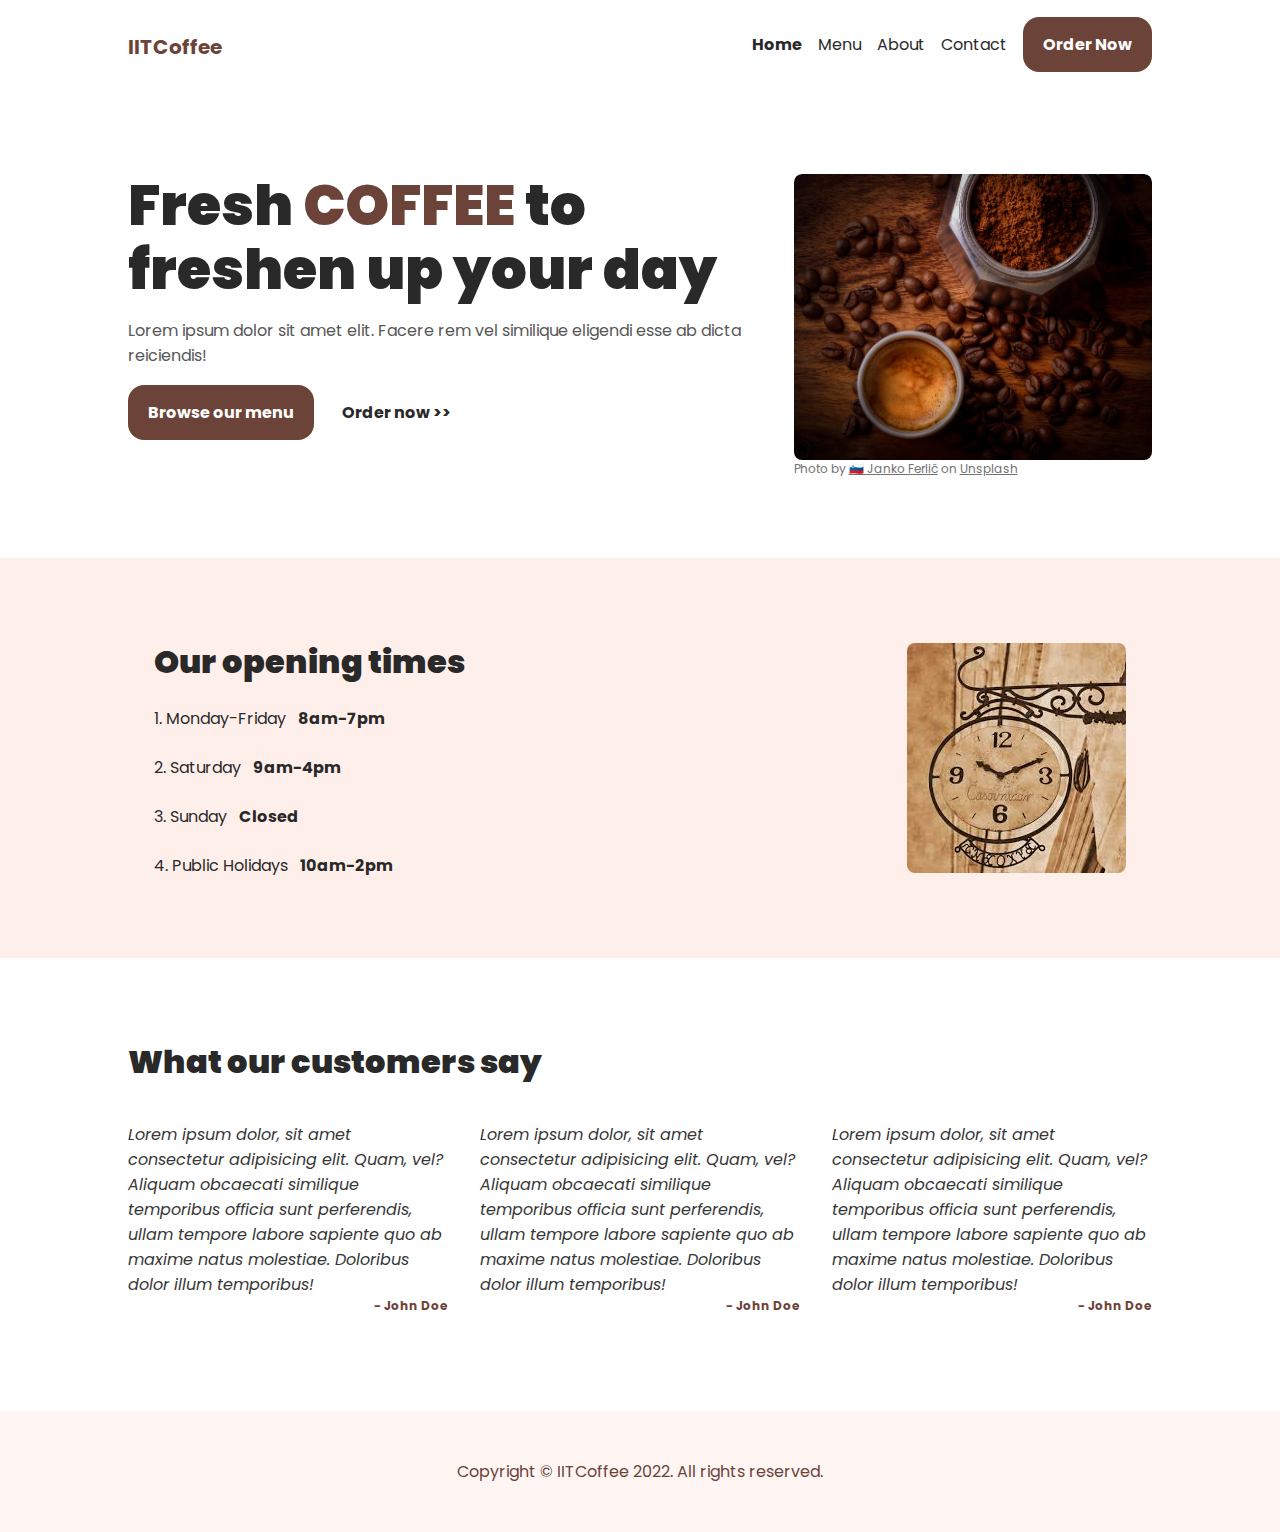
<file: final/index.html>
<!DOCTYPE html>
<html lang="en">
	<head>
		<meta charset="UTF-8" />
		<meta http-equiv="X-UA-Compatible" content="IE=edge" />
		<meta name="viewport" content="width=device-width, initial-scale=1.0" />
		<link rel="preconnect" href="https://fonts.googleapis.com" />
		<link rel="preconnect" href="https://fonts.gstatic.com" crossorigin />
		<link
			href="https://fonts.googleapis.com/css2?family=Poppins:ital,wght@0,400;0,700;0,900;1,400&display=swap"
			rel="stylesheet"
		/>
		<link rel="stylesheet" href="style.css" />

		<style>
			.landing {
				padding-top: 5rem;
				padding-bottom: 5rem;
				display: flex;
				justify-content: space-between;
				align-items: center;
			}

			.landing__text {
				width: 60%;
				margin-right: 1rem;
			}

			.landing__heading {
				font-size: 3.5rem;
				line-height: 4rem;
				margin-bottom: 1rem;
				font-weight: 900;
			}

			.landing__sub {
				margin-bottom: 2rem;
				color: #575757;
			}

			.landing__image {
				width: 35%;
				border-radius: 0.5rem;
				overflow: hidden;
			}

			.landing__image > img {
				border-radius: 0.5rem;
				display: block;
				width: 100%;
			}

			#opening {
				padding: 5rem 2rem;
				background-color: #ffefeb;
			}

			.opening-hours {
				list-style-position: inside;
			}

			.opening-hours > li:not(:last-of-type) {
				margin-bottom: 1.5rem;
			}

			.testimonials {
				padding-top: 5rem;
				padding-bottom: 5rem;
			}

			.testimonial__list {
				display: flex;
			}

			.testimonial {
				padding: 1rem;
				color: #373737;
			}

			.testimonial:first-of-type {
				padding-left: 0;
			}

			.testimonial:last-of-type {
				padding-right: 0;
			}

			.testimonial__text {
				font-style: italic;
			}

			.testimonial__author {
				font-size: 0.75rem;
				font-weight: bold;
				text-align: right;
				color: #6c4338;
			}
		</style>

		<title>IITCoffee | Home</title>
	</head>

	<body>
		<nav class="navbar">
			<div class="container container--flex">
				<a href="index.html" class="navbar__logo">IITCoffee</a>

				<ul class="navbar__nav">
					<li class="navbar__item">
						<a class="navbar__link navbar__link--active" href="index.html"
							>Home</a
						>
					</li>
					<li class="navbar__item">
						<a class="navbar__link" href="pages/menu.html">Menu</a>
					</li>
					<li class="navbar__item">
						<a class="navbar__link" href="pages/about.html">About</a>
					</li>
					<li class="navbar__item">
						<a class="navbar__link" href="pages/contact.html">Contact</a>
					</li>
					<li class="navbar__item">
						<a class="navbar__link btn btn--primary" href="#">Order Now</a>
					</li>
				</ul>
			</div>
		</nav>

		<header class="landing">
			<div class="container container--flex">
				<div class="landing__text">
					<h1 class="landing__heading">
						Fresh
						<span style="text-transform: uppercase; color: #6c4338"
							>coffee</span
						>
						to freshen up your day
					</h1>
					<p class="landing__sub">
						Lorem ipsum dolor sit amet elit. Facere rem vel similique eligendi
						esse ab dicta reiciendis!
					</p>

					<a href="pages/menu.html" class="btn btn--cta">Browse our menu</a
					>&nbsp;
					<a href="#" class="btn btn--secondary">Order now >></a>
				</div>

				<div class="landing__image">
					<img src="images/landing.jpg" alt="Coffee" />
					<p class="attribution">
						Photo by
						<a
							href="https://unsplash.com/@itfeelslikefilm?utm_source=unsplash&utm_medium=referral&utm_content=creditCopyText"
							>🇸🇮 Janko Ferlič</a
						>
						on
						<a
							href="https://unsplash.com/s/photos/coffee?utm_source=unsplash&utm_medium=referral&utm_content=creditCopyText"
							>Unsplash</a
						>
					</p>
				</div>
			</div>
		</header>

		<main>
			<section id="opening">
				<div class="container container--flex" style="align-items: center">
					<div>
						<h2 class="section-heading">Our opening times</h2>
						<ol class="opening-hours">
							<li>Monday-Friday&nbsp;&nbsp;&nbsp;<strong>8am-7pm</strong></li>
							<li>Saturday&nbsp;&nbsp;&nbsp;<strong>9am-4pm</strong></li>
							<li>Sunday&nbsp;&nbsp;&nbsp;<strong>Closed</strong></li>
							<li>
								Public Holidays&nbsp;&nbsp;&nbsp;<strong>10am-2pm</strong>
							</li>
						</ol>
					</div>

					<div>
						<img
							src="images/opening.jpg"
							alt="Clock"
							style="border-radius: 0.5rem"
						/>
					</div>
				</div>
			</section>

			<section class="testimonials">
				<div class="container">
					<h2 class="section-heading">What our customers say</h2>

					<div class="testimonial__list">
						<div class="testimonial">
							<blockquote class="testimonial__text">
								Lorem ipsum dolor, sit amet consectetur adipisicing elit. Quam,
								vel? Aliquam obcaecati similique temporibus officia sunt
								perferendis, ullam tempore labore sapiente quo ab maxime natus
								molestiae. Doloribus dolor illum temporibus!
							</blockquote>
							<p class="testimonial__author">- John Doe</p>
						</div>

						<div class="testimonial">
							<blockquote class="testimonial__text">
								Lorem ipsum dolor, sit amet consectetur adipisicing elit. Quam,
								vel? Aliquam obcaecati similique temporibus officia sunt
								perferendis, ullam tempore labore sapiente quo ab maxime natus
								molestiae. Doloribus dolor illum temporibus!
							</blockquote>
							<p class="testimonial__author">- John Doe</p>
						</div>

						<div class="testimonial">
							<blockquote class="testimonial__text">
								Lorem ipsum dolor, sit amet consectetur adipisicing elit. Quam,
								vel? Aliquam obcaecati similique temporibus officia sunt
								perferendis, ullam tempore labore sapiente quo ab maxime natus
								molestiae. Doloribus dolor illum temporibus!
							</blockquote>
							<p class="testimonial__author">- John Doe</p>
						</div>
					</div>
				</div>
			</section>
		</main>

		<footer>
			<div class="container">
				<p>Copyright &copy; IITCoffee 2022. All rights reserved.</p>
			</div>
		</footer>
	</body>
</html>
</file>
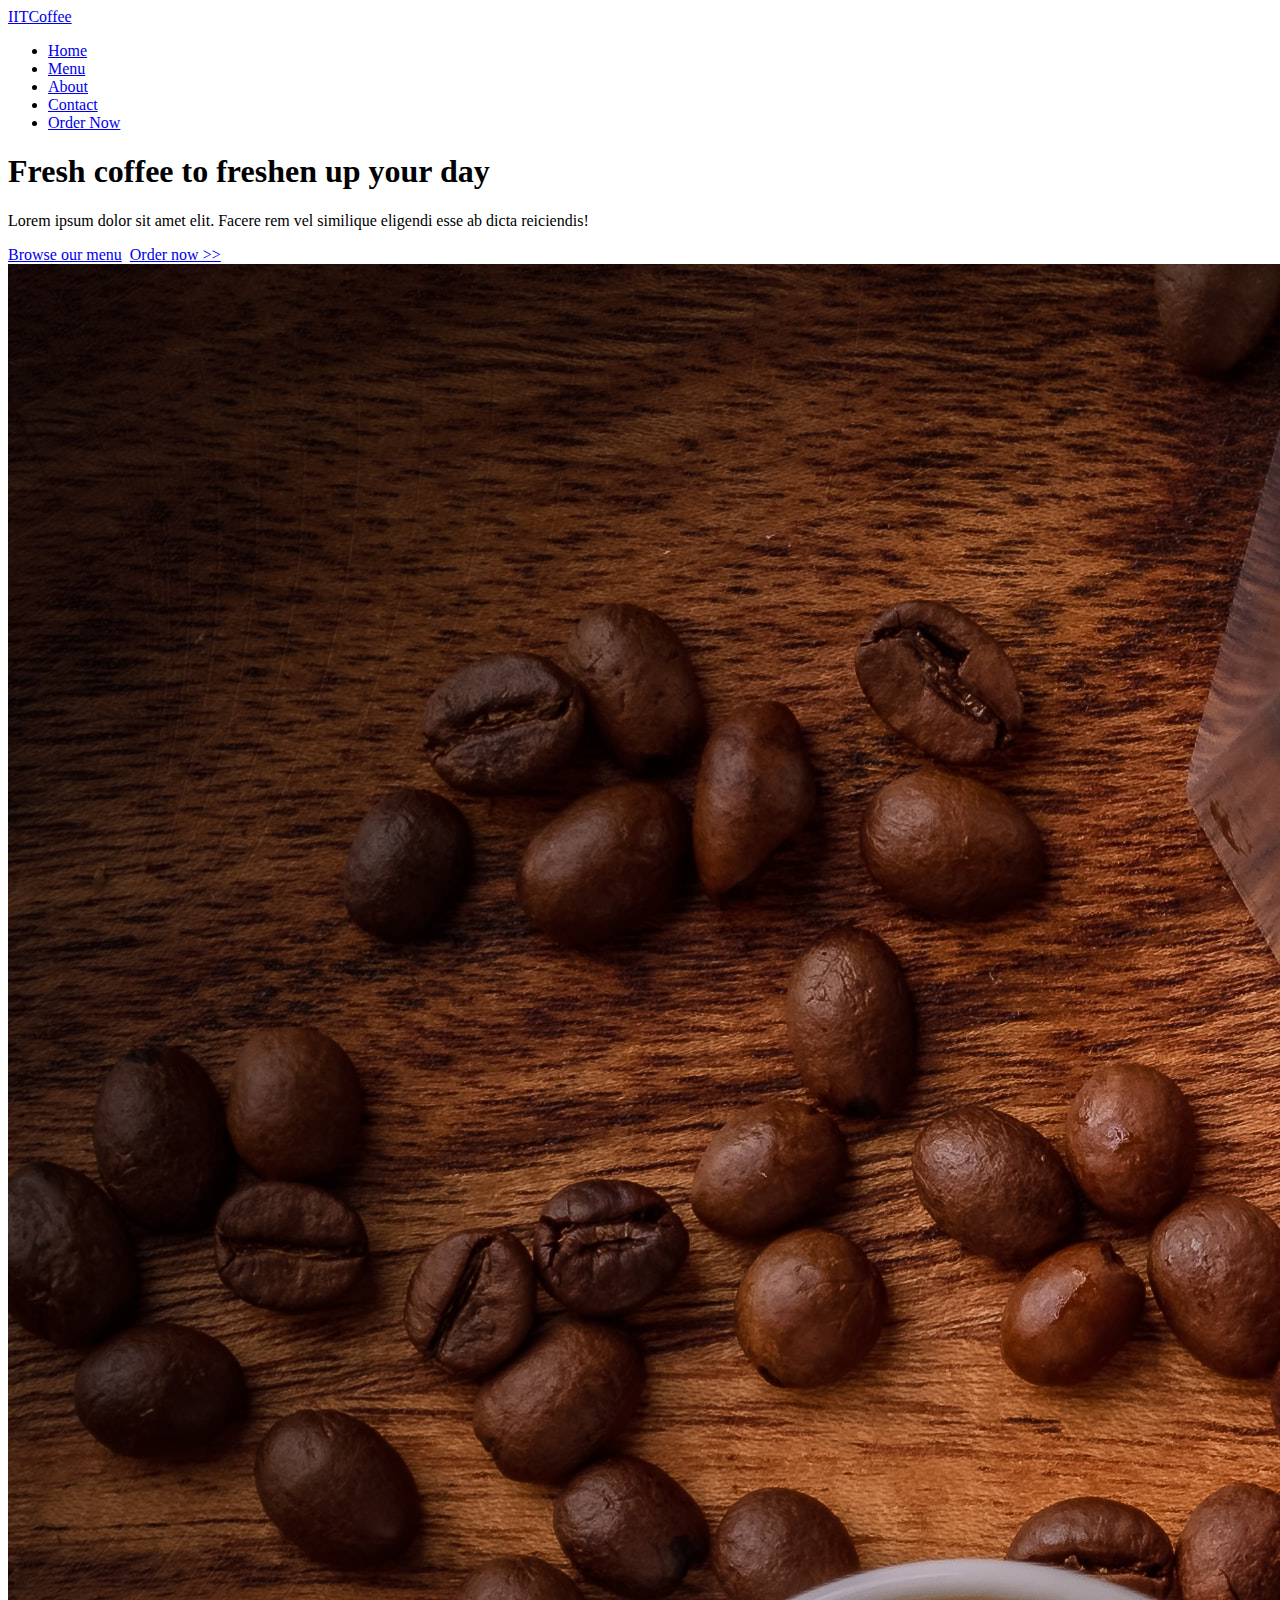
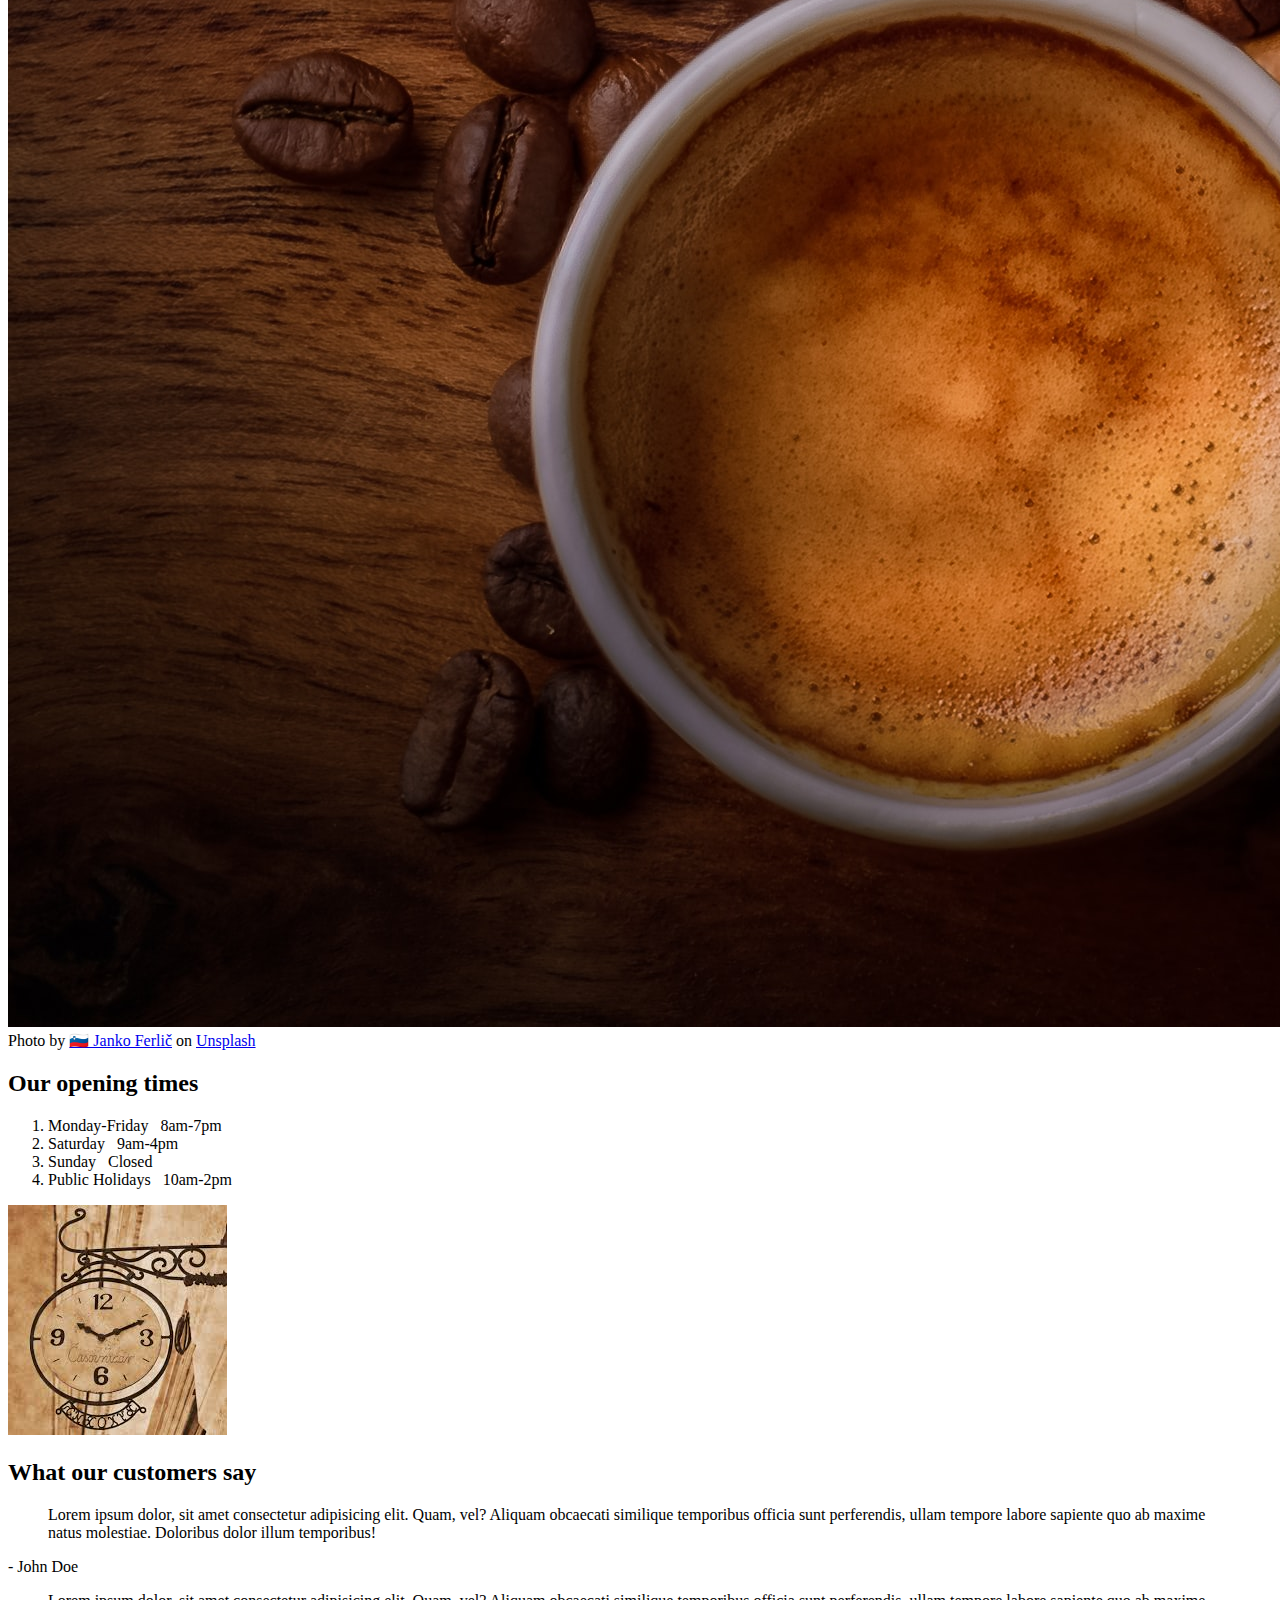
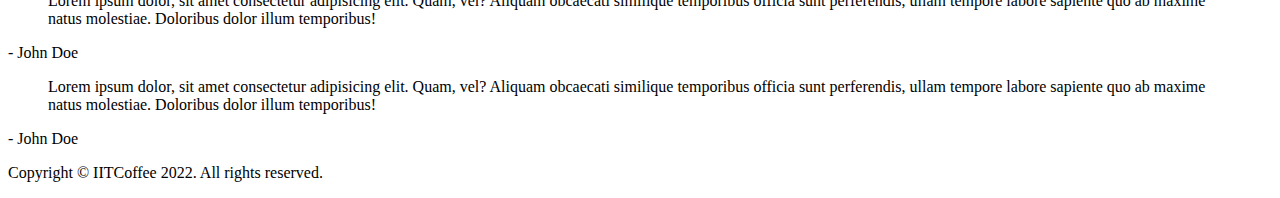
<file: starter/index.html>
<!DOCTYPE html>
<html lang="en">
	<head>
		<meta charset="UTF-8" />
		<meta http-equiv="X-UA-Compatible" content="IE=edge" />
		<meta name="viewport" content="width=device-width, initial-scale=1.0" />
		<title>IITCoffee | Home</title>
	</head>
	<body>
		<nav>
			<a href="index.html">IITCoffee</a>
			<ul>
				<li><a href="index.html">Home</a></li>
				<li><a href="pages/menu.html">Menu</a></li>
				<li><a href="pages/about.html">About</a></li>
				<li><a href="pages/contact.html">Contact</a></li>
				<li><a href="#">Order Now</a></li>
			</ul>
		</nav>

		<header>
			<div>
				<h1>Fresh coffee to freshen up your day</h1>
				<p>
					Lorem ipsum dolor sit amet elit. Facere rem vel similique eligendi
					esse ab dicta reiciendis!
				</p>
				<a href="#">Browse our menu</a>&nbsp;
				<a href="#">Order now >></a>
			</div>

			<div>
				<img src="images/landing.jpg" alt="Coffee" />
				Photo by
				<a
					href="https://unsplash.com/@itfeelslikefilm?utm_source=unsplash&utm_medium=referral&utm_content=creditCopyText"
					>🇸🇮 Janko Ferlič</a
				>
				on
				<a
					href="https://unsplash.com/s/photos/coffee?utm_source=unsplash&utm_medium=referral&utm_content=creditCopyText"
					>Unsplash</a
				>
			</div>
		</header>

		<main>
			<section>
				<h2>Our opening times</h2>
				<ol>
					<li>Monday-Friday&nbsp;&nbsp;&nbsp;8am-7pm</li>
					<li>Saturday&nbsp;&nbsp;&nbsp;9am-4pm</li>
					<li>Sunday&nbsp;&nbsp;&nbsp;Closed</li>
					<li>Public Holidays&nbsp;&nbsp;&nbsp;10am-2pm</li>
				</ol>
				<img src="images/opening.jpg" alt="Clock" />
			</section>

			<section>
				<h2>What our customers say</h2>

				<div>
					<div>
						<blockquote>
							Lorem ipsum dolor, sit amet consectetur adipisicing elit. Quam,
							vel? Aliquam obcaecati similique temporibus officia sunt
							perferendis, ullam tempore labore sapiente quo ab maxime natus
							molestiae. Doloribus dolor illum temporibus!
						</blockquote>
						<p>- John Doe</p>
					</div>

					<div>
						<blockquote>
							Lorem ipsum dolor, sit amet consectetur adipisicing elit. Quam,
							vel? Aliquam obcaecati similique temporibus officia sunt
							perferendis, ullam tempore labore sapiente quo ab maxime natus
							molestiae. Doloribus dolor illum temporibus!
						</blockquote>
						<p>- John Doe</p>
					</div>

					<div>
						<blockquote>
							Lorem ipsum dolor, sit amet consectetur adipisicing elit. Quam,
							vel? Aliquam obcaecati similique temporibus officia sunt
							perferendis, ullam tempore labore sapiente quo ab maxime natus
							molestiae. Doloribus dolor illum temporibus!
						</blockquote>
						<p>- John Doe</p>
					</div>
				</div>
			</section>
		</main>

		<footer>
			<p>Copyright &copy; IITCoffee 2022. All rights reserved.</p>
		</footer>
	</body>
</html>
</file>
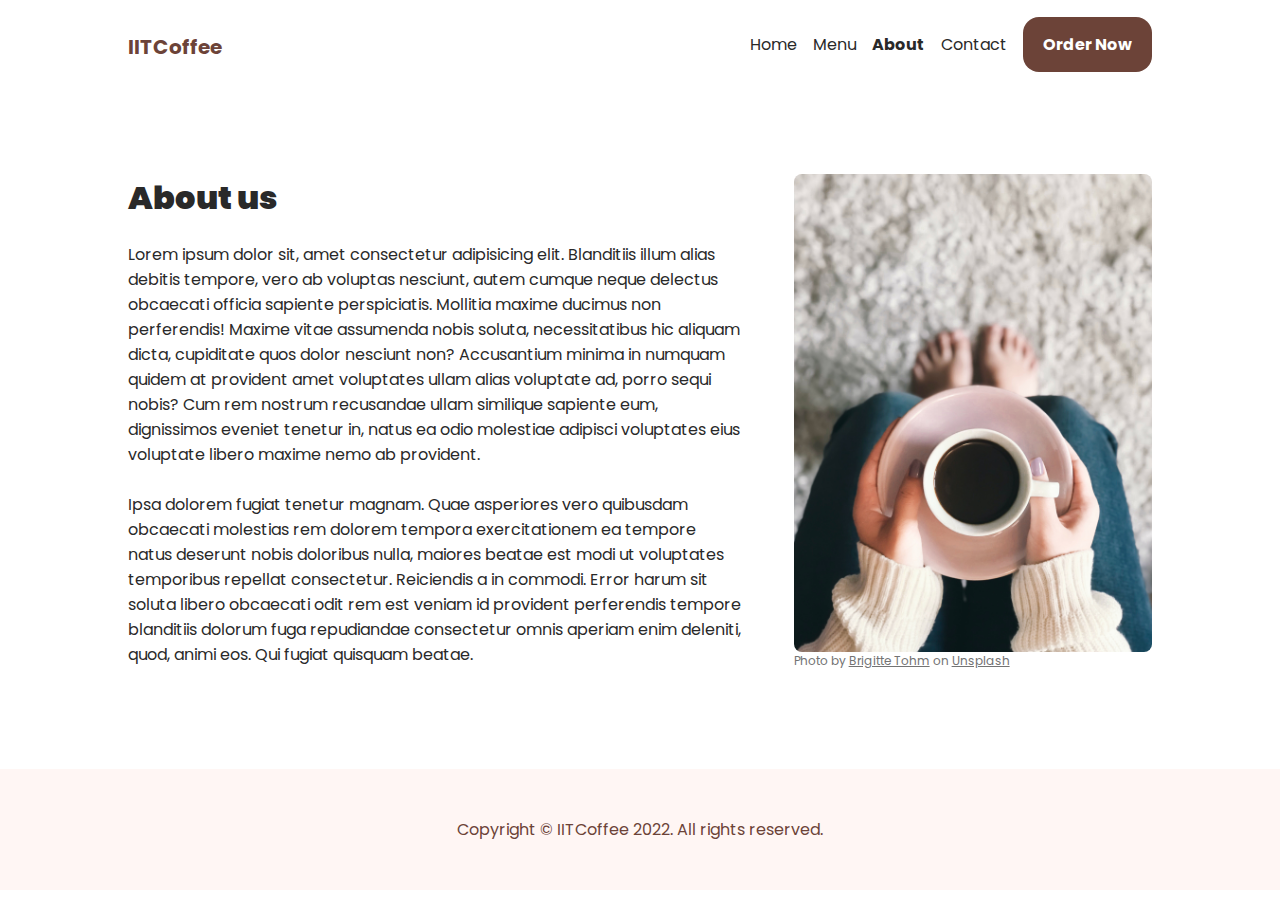
<file: final/pages/about.html>
<!DOCTYPE html>
<html lang="en">
	<head>
		<meta charset="UTF-8" />
		<meta http-equiv="X-UA-Compatible" content="IE=edge" />
		<meta name="viewport" content="width=device-width, initial-scale=1.0" />
		<link rel="preconnect" href="https://fonts.googleapis.com" />
		<link rel="preconnect" href="https://fonts.gstatic.com" crossorigin />
		<link
			href="https://fonts.googleapis.com/css2?family=Poppins:ital,wght@0,400;0,700;0,900;1,400&display=swap"
			rel="stylesheet"
		/>
		<link rel="stylesheet" href="../style.css" />
		<style>
			#about {
				padding: 5rem 0;
			}
			.about__text {
				width: 60%;
			}

			.about__image {
				width: 35%;
			}
		</style>
		<title>IITCoffee | Menu</title>
	</head>

	<body>
		<nav class="navbar">
			<div class="container container--flex">
				<a href="../index.html" class="navbar__logo">IITCoffee</a>

				<ul class="navbar__nav">
					<li class="navbar__item">
						<a class="navbar__link" href="../index.html">Home</a>
					</li>
					<li class="navbar__item">
						<a class="navbar__link" href="menu.html">Menu</a>
					</li>
					<li class="navbar__item">
						<a class="navbar__link navbar__link--active" href="about.html"
							>About</a
						>
					</li>
					<li class="navbar__item">
						<a class="navbar__link" href="contact.html">Contact</a>
					</li>
					<li class="navbar__item">
						<a class="navbar__link btn btn--primary" href="#">Order Now</a>
					</li>
				</ul>
			</div>
		</nav>

		<main>
			<div id="about" class="container container--flex">
				<div class="about__text">
					<h1 class="section-heading">About us</h1>
					<p>
						Lorem ipsum dolor sit, amet consectetur adipisicing elit. Blanditiis
						illum alias debitis tempore, vero ab voluptas nesciunt, autem cumque
						neque delectus obcaecati officia sapiente perspiciatis. Mollitia
						maxime ducimus non perferendis! Maxime vitae assumenda nobis soluta,
						necessitatibus hic aliquam dicta, cupiditate quos dolor nesciunt
						non? Accusantium minima in numquam quidem at provident amet
						voluptates ullam alias voluptate ad, porro sequi nobis? Cum rem
						nostrum recusandae ullam similique sapiente eum, dignissimos eveniet
						tenetur in, natus ea odio molestiae adipisci voluptates eius
						voluptate libero maxime nemo ab provident.<br /><br />

						Ipsa dolorem fugiat tenetur magnam. Quae asperiores vero quibusdam
						obcaecati molestias rem dolorem tempora exercitationem ea tempore
						natus deserunt nobis doloribus nulla, maiores beatae est modi ut
						voluptates temporibus repellat consectetur. Reiciendis a in commodi.
						Error harum sit soluta libero obcaecati odit rem est veniam id
						provident perferendis tempore blanditiis dolorum fuga repudiandae
						consectetur omnis aperiam enim deleniti, quod, animi eos. Qui fugiat
						quisquam beatae.
					</p>
				</div>

				<div class="about__image">
					<img
						src="../images/about.jpg"
						alt="Coffee"
						style="border-radius: 0.5rem"
					/>
					<p class="attribution">
						Photo by
						<a
							href="https://unsplash.com/@brigittetohm?utm_source=unsplash&utm_medium=referral&utm_content=creditCopyText"
							>Brigitte Tohm</a
						>
						on
						<a
							href="https://unsplash.com/s/photos/coffee?utm_source=unsplash&utm_medium=referral&utm_content=creditCopyText"
							>Unsplash</a
						>
					</p>
				</div>
			</div>
		</main>

		<footer>
			<div class="container">
				<p>Copyright &copy; IITCoffee 2022. All rights reserved.</p>
			</div>
		</footer>
	</body>
</html>
</file>
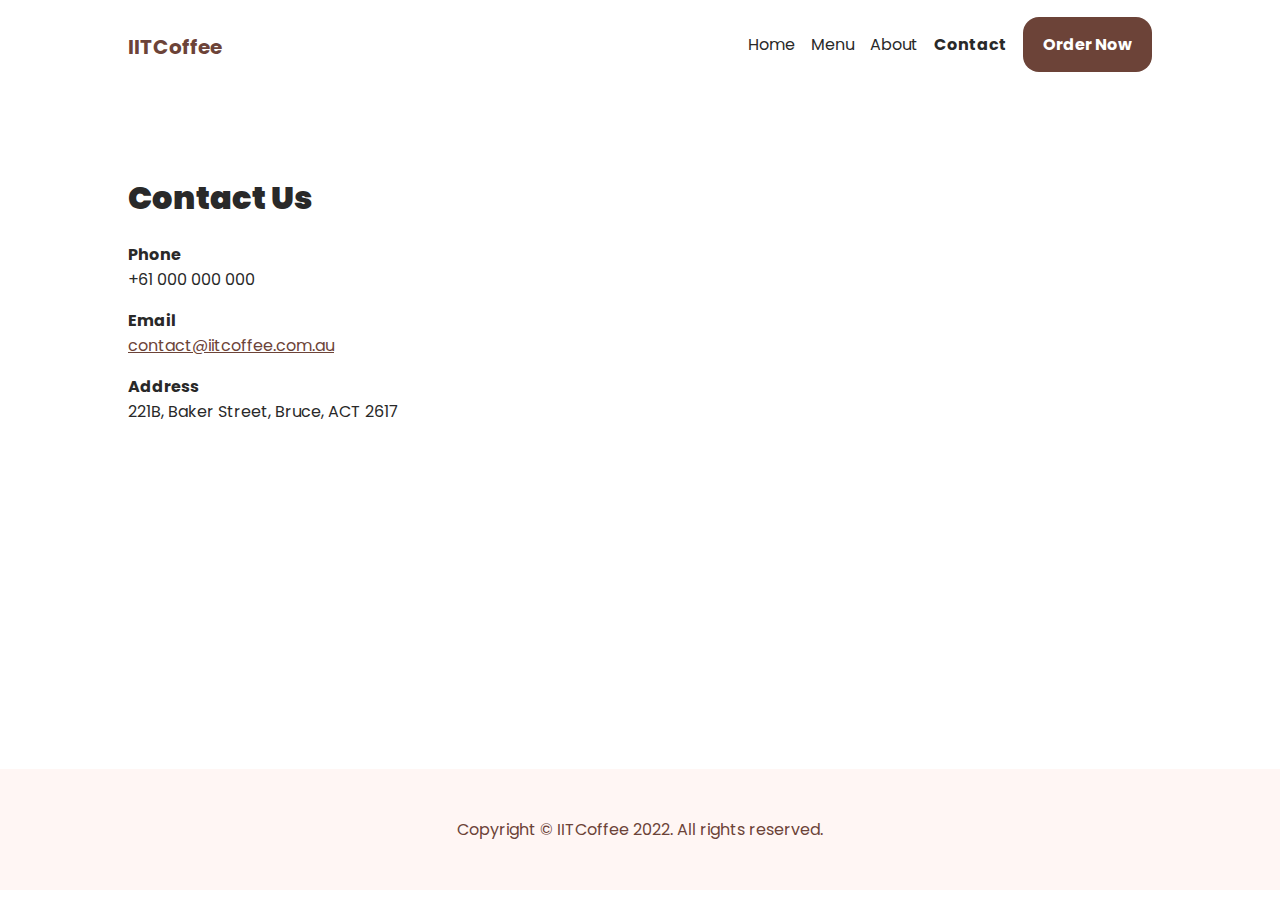
<file: final/pages/contact.html>
<!DOCTYPE html>
<html lang="en">
	<head>
		<meta charset="UTF-8" />
		<meta http-equiv="X-UA-Compatible" content="IE=edge" />
		<meta name="viewport" content="width=device-width, initial-scale=1.0" />
		<link rel="preconnect" href="https://fonts.googleapis.com" />
		<link rel="preconnect" href="https://fonts.gstatic.com" crossorigin />
		<link
			href="https://fonts.googleapis.com/css2?family=Poppins:ital,wght@0,400;0,700;0,900;1,400&display=swap"
			rel="stylesheet"
		/>
		<link rel="stylesheet" href="../style.css" />
		<style>
			main {
				padding: 5rem 0;
			}

			dt {
				font-weight: bold;
			}

			dd {
				margin-bottom: 1rem;
			}
		</style>
		<title>IITCoffee | Menu</title>
	</head>
	<body>
		<nav class="navbar">
			<div class="container container--flex">
				<a href="../index.html" class="navbar__logo">IITCoffee</a>

				<ul class="navbar__nav">
					<li class="navbar__item">
						<a class="navbar__link" href="../index.html">Home</a>
					</li>
					<li class="navbar__item">
						<a class="navbar__link" href="menu.html">Menu</a>
					</li>
					<li class="navbar__item">
						<a class="navbar__link" href="about.html">About</a>
					</li>
					<li class="navbar__item">
						<a class="navbar__link navbar__link--active" href="contact.html"
							>Contact</a
						>
					</li>
					<li class="navbar__item">
						<a class="navbar__link btn btn--primary" href="#">Order Now</a>
					</li>
				</ul>
			</div>
		</nav>

		<main>
			<div class="container">
				<h1 class="section-heading">Contact Us</h1>
				<dl>
					<dt>Phone</dt>
					<dd>+61 000 000 000</dd>

					<dt>Email</dt>
					<dd>
						<a href="mailto:test@test.com" style="color: #6c4338"
							>contact@iitcoffee.com.au</a
						>
					</dd>

					<dt>Address</dt>
					<dd>221B, Baker Street, Bruce, ACT 2617</dd>
				</dl>
			</div>
		</main>

		<footer>
			<div class="container">
				<p>Copyright &copy; IITCoffee 2022. All rights reserved.</p>
			</div>
		</footer>
	</body>
</html>
</file>
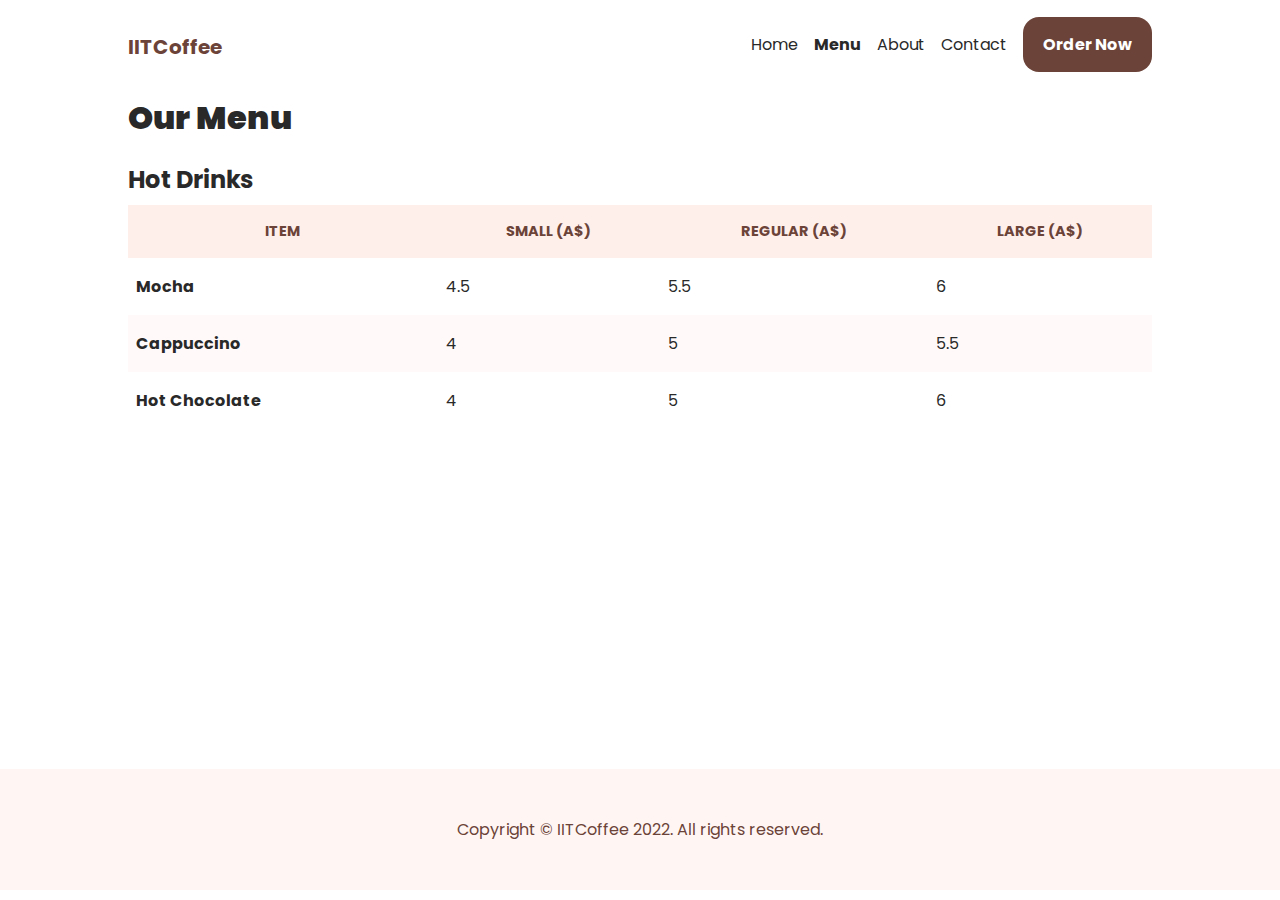
<file: final/pages/menu.html>
<!DOCTYPE html>
<html lang="en">
	<head>
		<meta charset="UTF-8" />
		<meta http-equiv="X-UA-Compatible" content="IE=edge" />
		<meta name="viewport" content="width=device-width, initial-scale=1.0" />
		<link rel="preconnect" href="https://fonts.googleapis.com" />
		<link rel="preconnect" href="https://fonts.gstatic.com" crossorigin />
		<link
			href="https://fonts.googleapis.com/css2?family=Poppins:ital,wght@0,400;0,700;0,900;1,400&display=swap"
			rel="stylesheet"
		/>
		<link rel="stylesheet" href="../style.css" />
		<style>
			table {
				width: 100%;
				border-collapse: collapse;
			}

			thead {
				background-color: #ffefeb;
			}

			tr:nth-child(even) {
				background-color: #fffaf9;
			}

			th {
				text-transform: uppercase;
				color: #6c4338;
				font-size: 0.9rem;
			}

			th,
			td {
				padding: 1rem .5rem;
			}

			td:first-child {
				font-weight: bold;
			}
		</style>
		<title>IITCoffee | Menu</title>
	</head>

	<body>
		<nav class="navbar">
			<div class="container container--flex">
				<a href="../index.html" class="navbar__logo">IITCoffee</a>

				<ul class="navbar__nav">
					<li class="navbar__item">
						<a class="navbar__link" href="../index.html">Home</a>
					</li>
					<li class="navbar__item">
						<a class="navbar__link navbar__link--active" href="menu.html"
							>Menu</a
						>
					</li>
					<li class="navbar__item">
						<a class="navbar__link" href="about.html">About</a>
					</li>
					<li class="navbar__item">
						<a class="navbar__link" href="contact.html">Contact</a>
					</li>
					<li class="navbar__item">
						<a class="navbar__link btn btn--primary" href="#">Order Now</a>
					</li>
				</ul>
			</div>
		</nav>

		<main>
			<div class="container">
				<h1 class="section-heading">Our Menu</h1>
				<h3 class="side-heading">Hot Drinks</h3>
				<table>
					<thead>
						<tr>
							<th>Item</th>
							<th>Small (A$)</th>
							<th>Regular (A$)</th>
							<th>Large (A$)</th>
						</tr>
					</thead>

					<tbody>
						<tr>
							<td>Mocha</td>
							<td>4.5</td>
							<td>5.5</td>
							<td>6</td>
						</tr>
						<tr>
							<td>Cappuccino</td>
							<td>4</td>
							<td>5</td>
							<td>5.5</td>
						</tr>
						<tr>
							<td>Hot Chocolate</td>
							<td>4</td>
							<td>5</td>
							<td>6</td>
						</tr>
					</tbody>
				</table>
			</div>
		</main>

		<footer>
			<div class="container">
				<p>Copyright &copy; IITCoffee 2022. All rights reserved.</p>
			</div>
		</footer>
	</body>
</html>
</file>
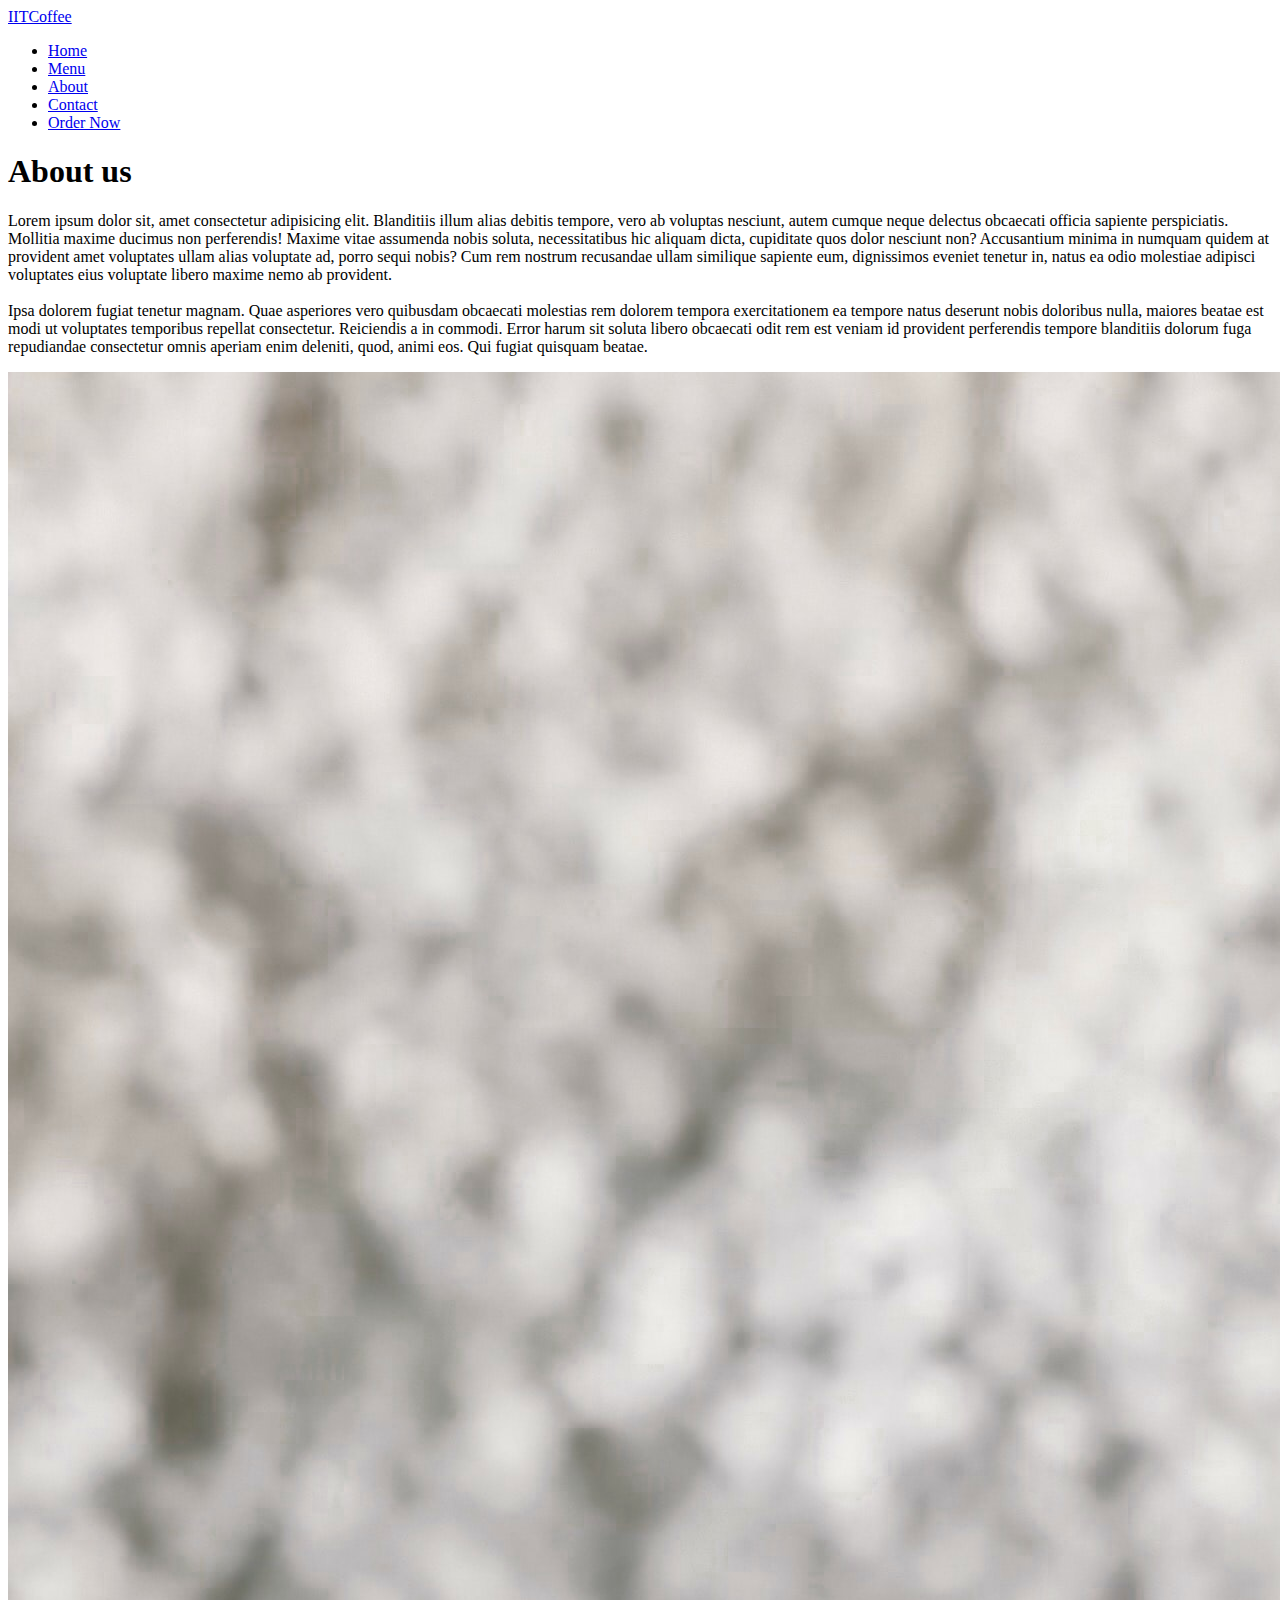
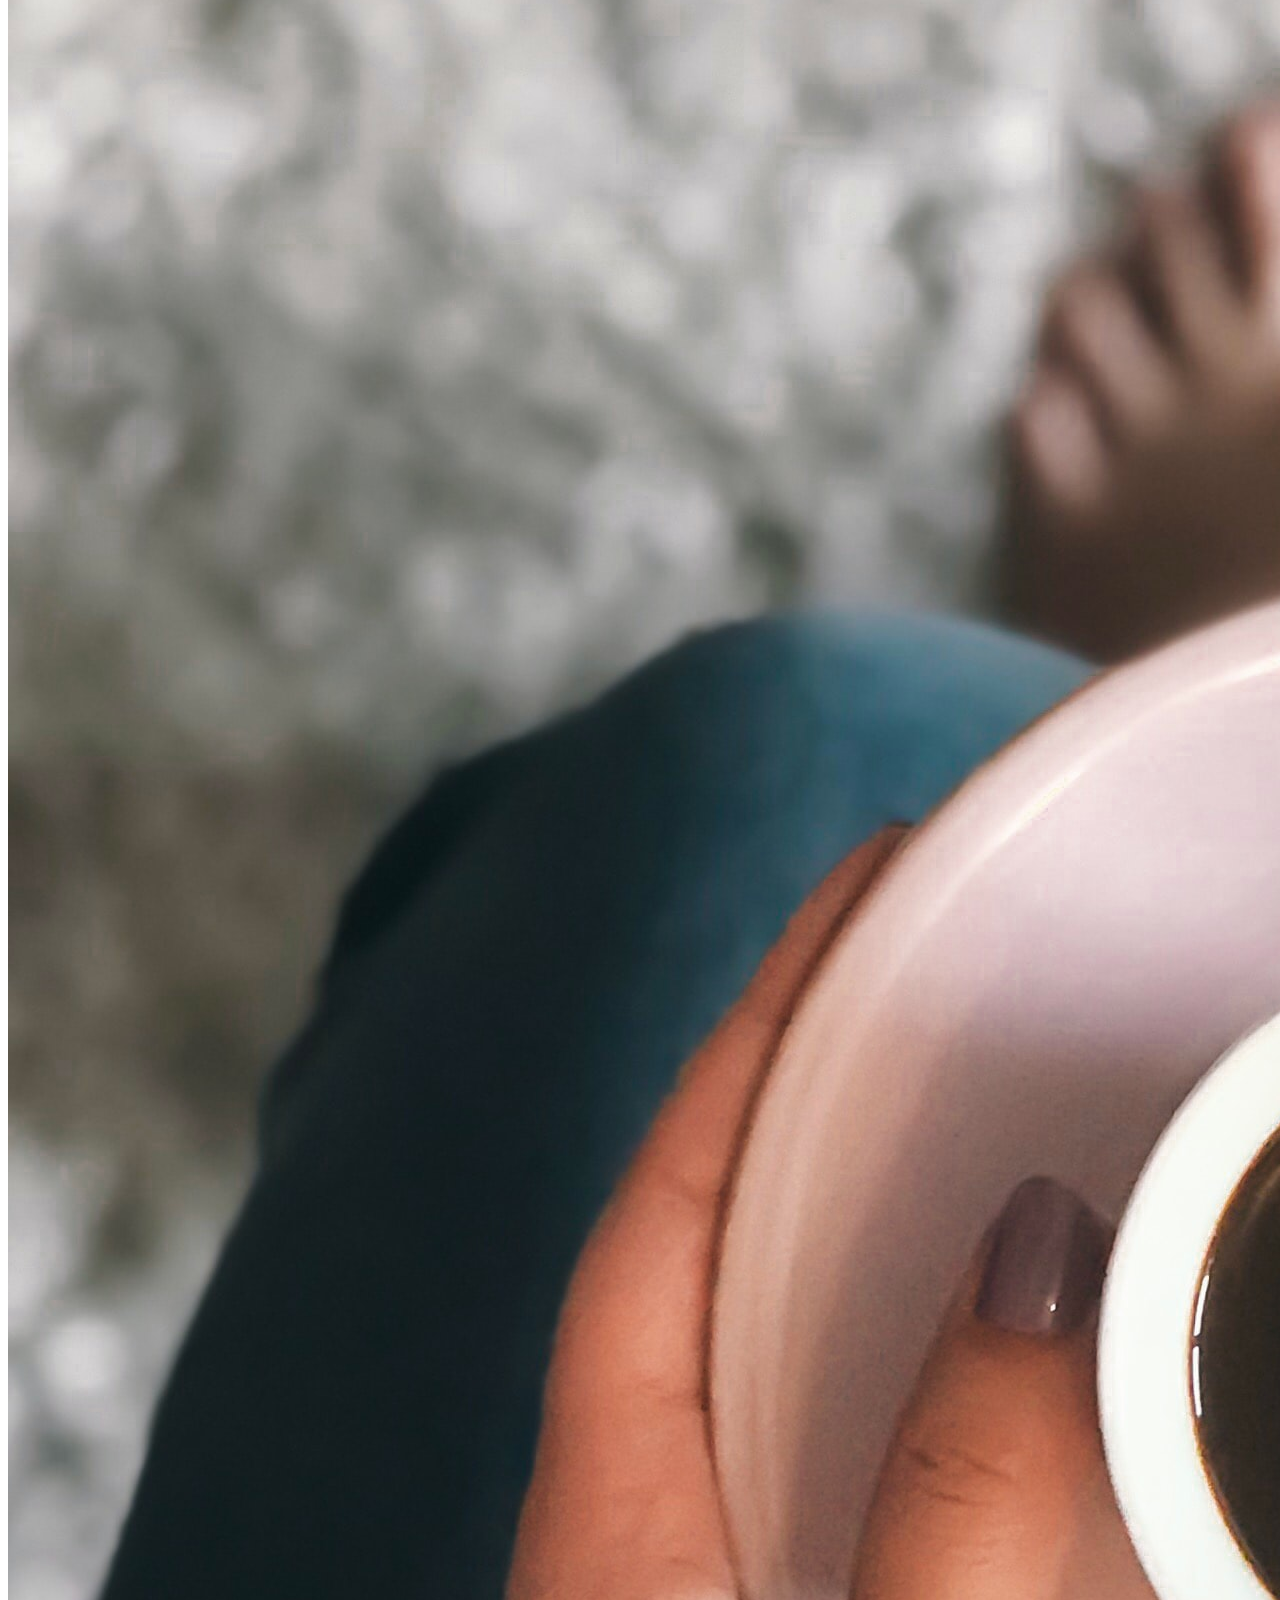
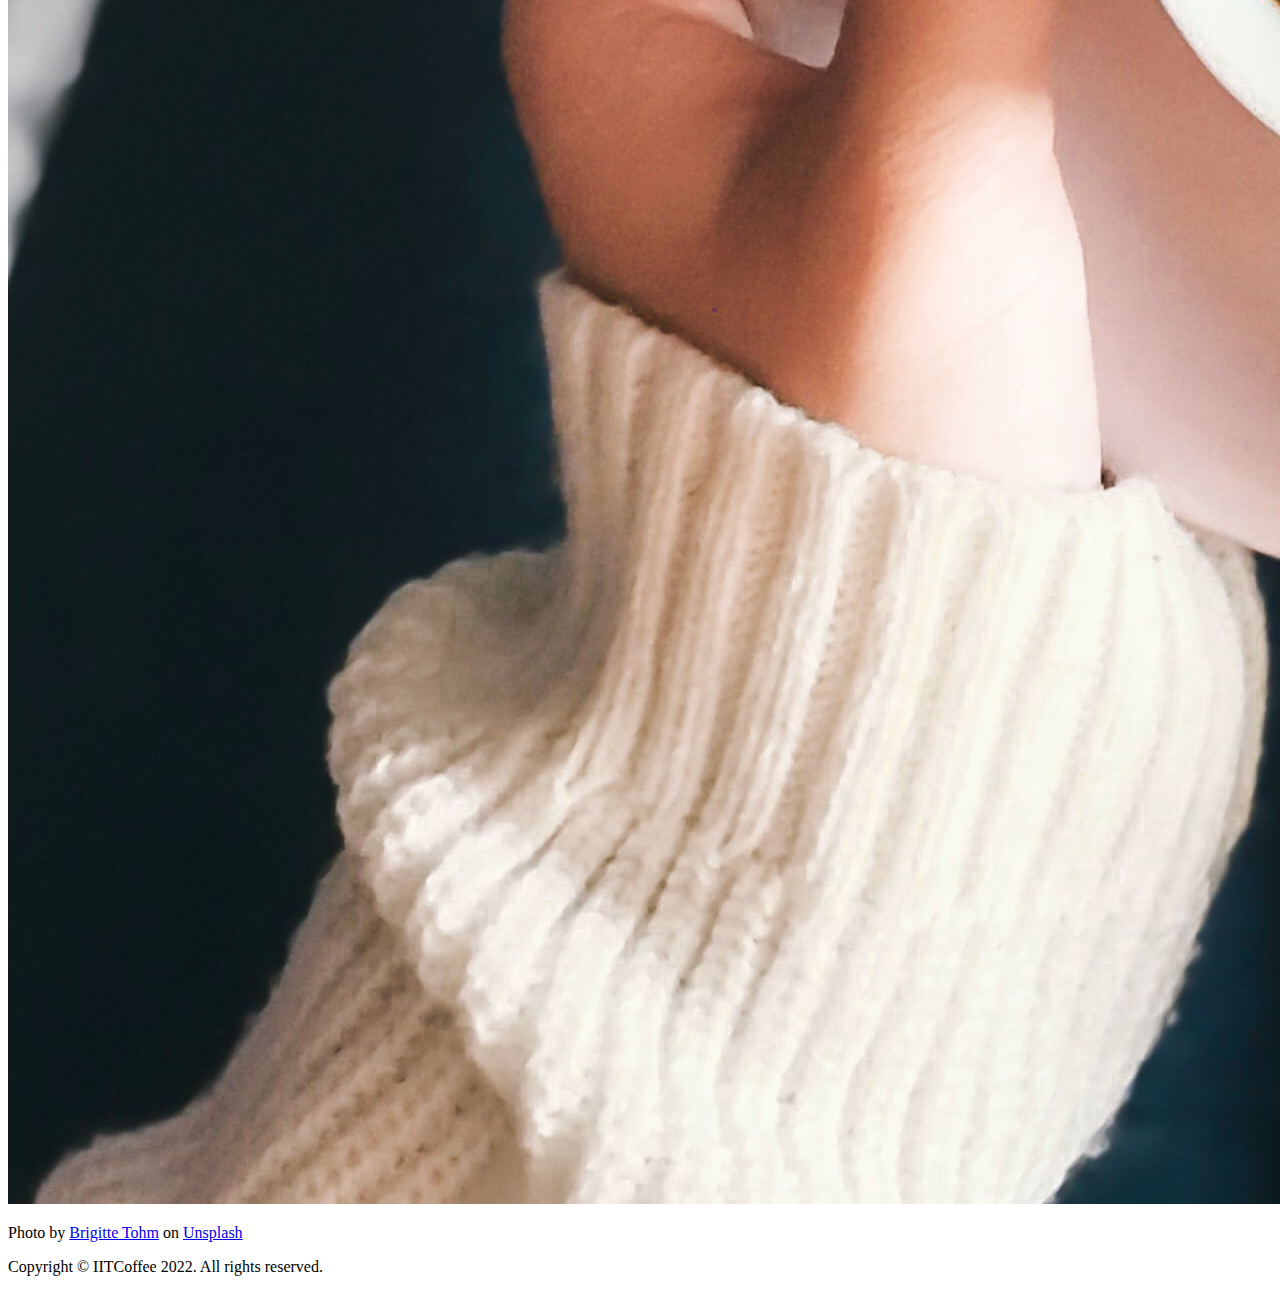
<file: starter/pages/about.html>
<!DOCTYPE html>
<html lang="en">
	<head>
		<meta charset="UTF-8" />
		<meta http-equiv="X-UA-Compatible" content="IE=edge" />
		<meta name="viewport" content="width=device-width, initial-scale=1.0" />
		<title>IITCoffee | Menu</title>
	</head>
	<body>
		<nav>
			<a href="../index.html">IITCoffee</a>
			<ul>
				<li><a href="../index.html">Home</a></li>
				<li><a href="menu.html">Menu</a></li>
				<li><a href="about.html">About</a></li>
				<li><a href="contact.html">Contact</a></li>
				<li><a href="#">Order Now</a></li>
			</ul>
		</nav>

		<main>
			<h1>About us</h1>

			<p>
				Lorem ipsum dolor sit, amet consectetur adipisicing elit. Blanditiis
				illum alias debitis tempore, vero ab voluptas nesciunt, autem cumque
				neque delectus obcaecati officia sapiente perspiciatis. Mollitia maxime
				ducimus non perferendis! Maxime vitae assumenda nobis soluta,
				necessitatibus hic aliquam dicta, cupiditate quos dolor nesciunt non?
				Accusantium minima in numquam quidem at provident amet voluptates ullam
				alias voluptate ad, porro sequi nobis? Cum rem nostrum recusandae ullam
				similique sapiente eum, dignissimos eveniet tenetur in, natus ea odio
				molestiae adipisci voluptates eius voluptate libero maxime nemo ab
				provident.<br /><br />

				Ipsa dolorem fugiat tenetur magnam. Quae asperiores vero quibusdam
				obcaecati molestias rem dolorem tempora exercitationem ea tempore natus
				deserunt nobis doloribus nulla, maiores beatae est modi ut voluptates
				temporibus repellat consectetur. Reiciendis a in commodi. Error harum
				sit soluta libero obcaecati odit rem est veniam id provident perferendis
				tempore blanditiis dolorum fuga repudiandae consectetur omnis aperiam
				enim deleniti, quod, animi eos. Qui fugiat quisquam beatae.
			</p>

			<div>
				<img src="../images/about.jpg" alt="Coffee" />
				<p>
					Photo by
					<a
						href="https://unsplash.com/@brigittetohm?utm_source=unsplash&utm_medium=referral&utm_content=creditCopyText"
						>Brigitte Tohm</a
					>
					on
					<a
						href="https://unsplash.com/s/photos/coffee?utm_source=unsplash&utm_medium=referral&utm_content=creditCopyText"
						>Unsplash</a
					>
				</p>
			</div>
		</main>

		<footer>
			<p>Copyright &copy; IITCoffee 2022. All rights reserved.</p>
		</footer>
	</body>
</html>
</file>
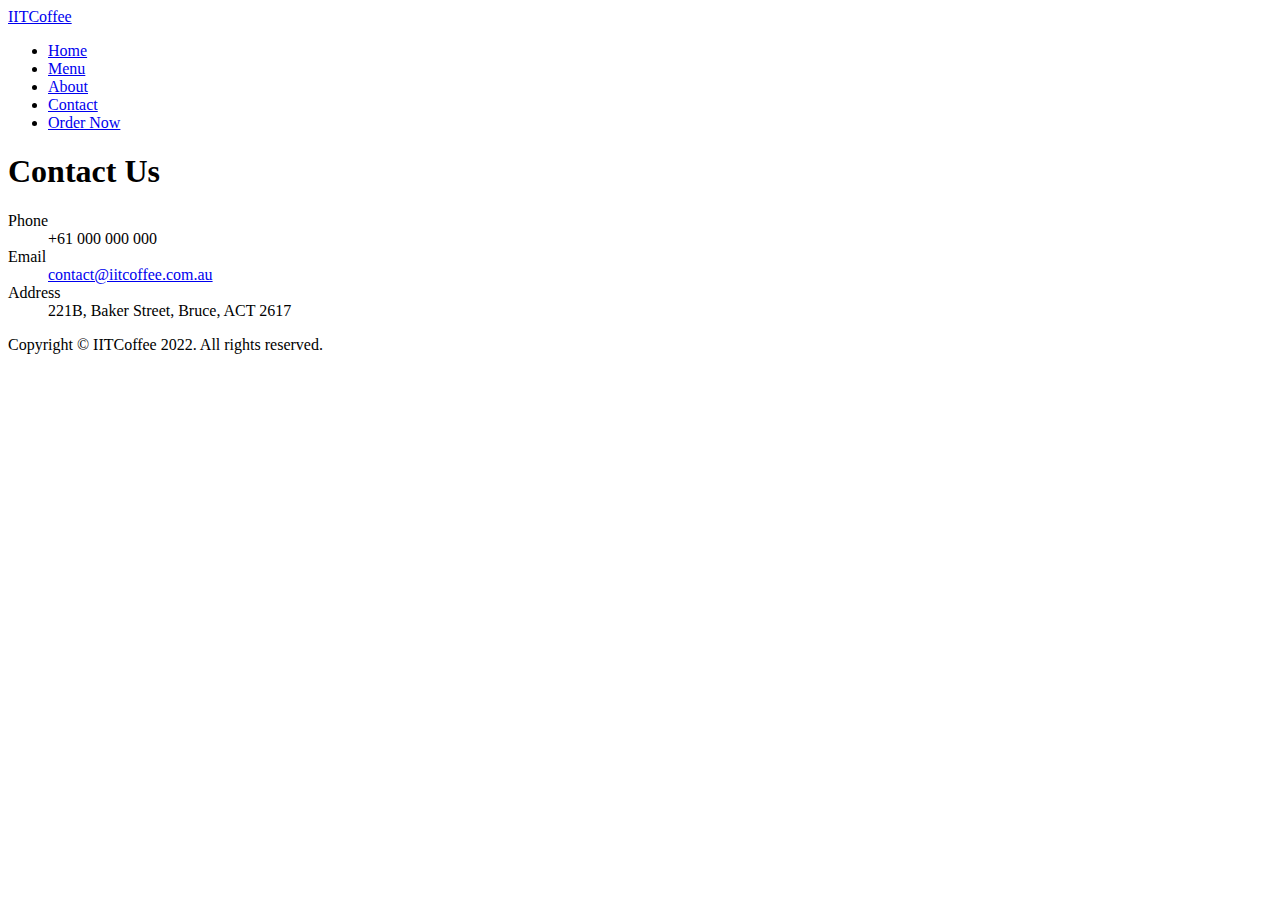
<file: starter/pages/contact.html>
<!DOCTYPE html>
<html lang="en">
	<head>
		<meta charset="UTF-8" />
		<meta http-equiv="X-UA-Compatible" content="IE=edge" />
		<meta name="viewport" content="width=device-width, initial-scale=1.0" />
		<title>IITCoffee | Menu</title>
	</head>
	<body>
		<nav>
			<a href="../index.html">IITCoffee</a>
			<ul>
				<li><a href="../index.html">Home</a></li>
				<li><a href="menu.html">Menu</a></li>
				<li><a href="about.html">About</a></li>
				<li><a href="contact.html">Contact</a></li>
				<li><a href="#">Order Now</a></li>
			</ul>
		</nav>

		<main>
			<h1>Contact Us</h1>
			<dl>
				<dt>Phone</dt>
				<dd>+61 000 000 000</dd>

				<dt>Email</dt>
				<dd><a href="mailto:test@test.com">contact@iitcoffee.com.au</a></dd>

				<dt>Address</dt>
				<dd>221B, Baker Street, Bruce, ACT 2617</dd>
			</dl>
		</main>

		<footer>
			<p>Copyright &copy; IITCoffee 2022. All rights reserved.</p>
		</footer>
	</body>
</html>
</file>
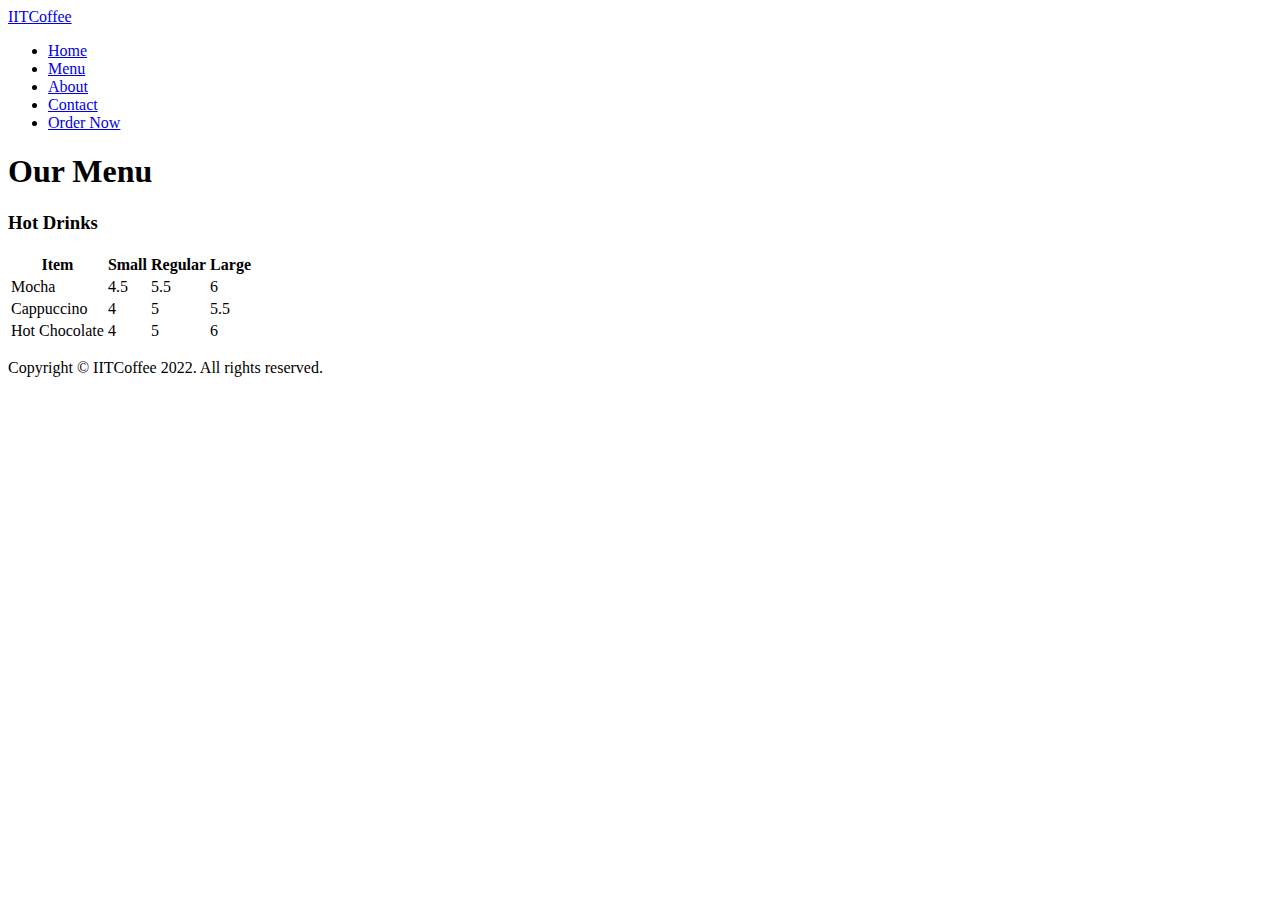
<file: starter/pages/menu.html>
<!DOCTYPE html>
<html lang="en">
	<head>
		<meta charset="UTF-8" />
		<meta http-equiv="X-UA-Compatible" content="IE=edge" />
		<meta name="viewport" content="width=device-width, initial-scale=1.0" />
		<title>IITCoffee | Menu</title>
	</head>
	<body>
		<nav>
			<a href="../index.html">IITCoffee</a>
			<ul>
				<li><a href="../index.html">Home</a></li>
				<li><a href="menu.html">Menu</a></li>
				<li><a href="about.html">About</a></li>
				<li><a href="contact.html">Contact</a></li>
				<li><a href="#">Order Now</a></li>
			</ul>
		</nav>

		<main>
			<h1>Our Menu</h1>
			<h3>Hot Drinks</h3>
			<table>
				<thead>
					<tr>
						<th>Item</th>
						<th>Small</th>
						<th>Regular</th>
						<th>Large</th>
					</tr>
				</thead>

				<tbody>
					<tr>
						<td>Mocha</td>
						<td>4.5</td>
						<td>5.5</td>
						<td>6</td>
					</tr>
					<tr>
						<td>Cappuccino</td>
						<td>4</td>
						<td>5</td>
						<td>5.5</td>
					</tr>
					<tr>
						<td>Hot Chocolate</td>
						<td>4</td>
						<td>5</td>
						<td>6</td>
					</tr>
				</tbody>
			</table>
		</main>

		<footer>
			<p>Copyright &copy; IITCoffee 2022. All rights reserved.</p>
		</footer>
	</body>
</html>
</file>
<file: final/style.css>
*,
*::before,
*::after {
	margin: 0;
	padding: 0;
	box-sizing: border-box;
}

html {
	font-size: 16px;
}

body {
	font-family: 'Poppins', sans-serif;
	color: #292929;
	height: 100vh;
}

main {
	min-height: 75vh;
}

.container {
	width: 80%;
	max-width: 1024px;
	margin: 0 auto;
}

.container--flex {
	display: flex;
	justify-content: space-between;
}

.navbar {
	padding-top: 1.5rem;
	padding-bottom: 1.5rem;
}

.navbar__logo {
	padding: 0.5rem 0;
	font-weight: bold;
	color: #6c4338;
	font-size: 1.25rem;
}

.navbar__logo,
.navbar__link {
	text-decoration: none;
}

.navbar__nav {
	display: flex;
	list-style-type: none;
}

.navbar__item {
	padding: 0.5rem;
}

.navbar__item:last-of-type {
	padding-right: 0;
}

.navbar__link {
	color: #292929;
}

.navbar__link--active {
	font-weight: bold;
}

.btn {
	text-decoration: none;
	padding: 1rem 1.25rem;
	font-weight: bold;
	color: #292929;
}

.btn--cta,
.btn--primary {
	background-color: #6c4338;
	color: #fff;
	border-radius: 1rem;
}

img {
	display: block;
	width: 100%;
}

.attribution,
.attribution > a {
	font-size: 0.75rem;
	color: #737373;
}

.section-heading {
	font-size: 2rem;
	margin-bottom: 1.25rem;
	font-weight: 900;
}

.side-heading {
	font-size: 1.5rem;
	margin-bottom: 0.5rem;
}

footer {
	padding: 3rem 0;
	background-color: #fff6f4;
}

footer p {
	text-align: center;
	color: #6c4338;
}
</file>
